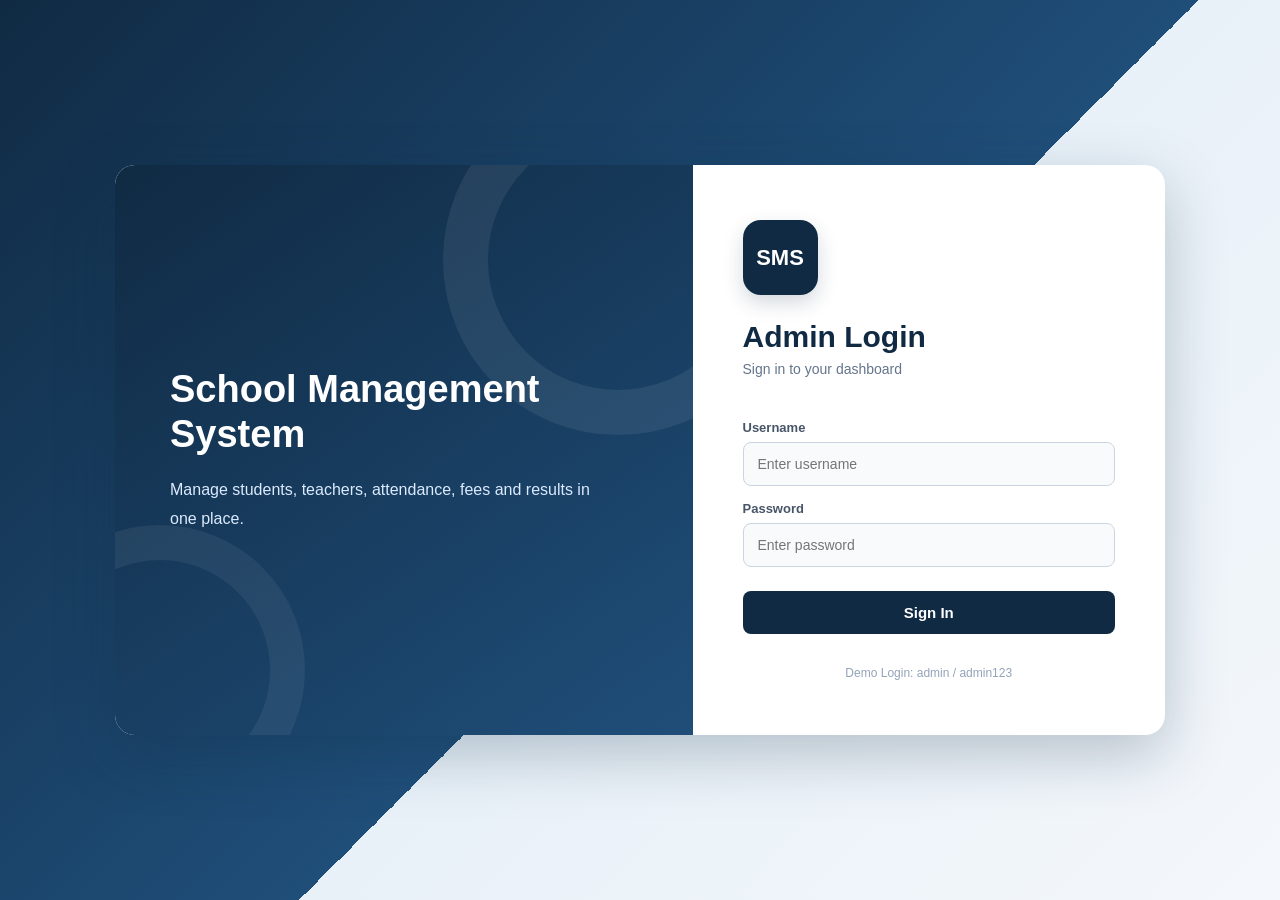
<file: index.html>
<!DOCTYPE html>
<html lang="en">
<head>
    <meta charset="UTF-8">
    <meta name="viewport" content="width=device-width, initial-scale=1.0">
    <title>School Management System - Login</title>
    <link rel="stylesheet" href="css/style.css">
</head>

<body class="login-page">

    <div class="login-container">

        <div class="login-left">
            <h1>School Management System</h1>
            <p>Manage students, teachers, attendance, fees and results in one place.</p>
        </div>

        <div class="login-box">
            <div class="school-logo">SMS</div>

            <h2>Admin Login</h2>
            <p class="login-subtitle">Sign in to your dashboard</p>

            <form id="loginForm">

                <label>Username</label>
                <input type="text" id="username" placeholder="Enter username" required>

                <label>Password</label>
                <input type="password" id="password" placeholder="Enter password" required>

                <button type="submit">Sign In</button>

                <p id="loginMessage"></p>

            </form>

            <small>Demo Login: admin / admin123</small>
        </div>

    </div>

    <script src="js/app.js"></script>
</body>
</html>
</file>
<file: css/style.css>
/* =========================================================
   SCHOOL MANAGEMENT SYSTEM - FINAL COMMON UI
   ========================================================= */

* {
    box-sizing: border-box;
    margin: 0;
    padding: 0;
    font-family: Arial, sans-serif;
}

html {
    width: 100%;
    min-height: 100%;
    overflow-x: hidden;
}

body {
    width: 100%;
    min-height: 100vh;
    background: #f4f7fb;
    color: #1f2937;
    overflow-x: hidden;
}

a {
    text-decoration: none;
}

button,
input,
select,
textarea {
    font-family: Arial, sans-serif;
    box-sizing: border-box;
}

/* =========================================================
   MAIN LAYOUT
   ========================================================= */

.layout {
    display: flex;
    width: 100%;
    min-height: 100vh;
}

/* =========================================================
   SIDEBAR
   ========================================================= */

.sidebar {
    width: 250px;
    min-width: 250px;
    background: #102a43;
    color: white;
    padding: 25px 15px;
    position: fixed;
    left: 0;
    top: 0;
    bottom: 0;
    overflow-y: auto;
    z-index: 1000;
}

.brand {
    text-align: center;
    padding: 10px 0 30px;
    border-bottom: 1px solid rgba(255,255,255,0.15);
    margin-bottom: 20px;
}

.brand h2 {
    font-size: 27px;
    margin-bottom: 5px;
}

.brand p {
    font-size: 14px;
    color: #cbd5e1;
}

.nav a {
    display: block;
    color: #dbeafe;
    padding: 13px 15px;
    margin-bottom: 6px;
    border-radius: 8px;
    font-size: 15px;
    transition: 0.2s;
}

.nav a:hover,
.nav a.active {
    background: #1f4e79;
    color: white;
}

.logout {
    width: 100%;
    border: none;
    background: #b91c1c;
    color: white;
    padding: 12px;
    border-radius: 8px;
    margin-top: 20px;
    cursor: pointer;
    font-size: 15px;
}

.logout:hover {
    background: #991b1b;
}

/* =========================================================
   MAIN CONTENT
   ========================================================= */

.main {
    margin-left: 250px;
    width: calc(100% - 250px);
    min-width: 0;
    padding: 30px;
}

.page-header {
    width: 100%;
    margin-bottom: 25px;
}

.page-header h1 {
    font-size: 28px;
    color: #102a43;
    margin-bottom: 6px;
}

.page-header p {
    color: #64748b;
    font-size: 14px;
}

/* =========================================================
   COMMON CONTENT WIDTH
   ========================================================= */

.main > .card,
.main > .table-card,
.main > .form-card,
.main > .quick-card,
.main > .search-card {
    width: 100%;
    max-width: 1200px;
    margin-left: auto;
    margin-right: auto;
}

/* =========================================================
   CARDS
   ========================================================= */

.card,
.table-card,
.form-card,
.quick-card,
.stat-card,
.small-stat {
    background: white;
    border: 1px solid #e2e8f0;
    border-radius: 12px;
    box-shadow: 0 3px 12px rgba(15, 23, 42, 0.05);
}

.card,
.table-card,
.form-card,
.quick-card {
    padding: 20px;
    margin-bottom: 20px;
}

/* =========================================================
   SECTION TITLES
   ========================================================= */

.section-title {
    font-size: 18px;
    color: #102a43;
    margin-bottom: 15px;
}

.section-subtitle {
    font-size: 14px;
    color: #64748b;
    margin-bottom: 15px;
}

/* =========================================================
   FORMS
   ========================================================= */

.form-grid {
    width: 100%;
    display: grid;
    grid-template-columns: repeat(2, minmax(0, 1fr));
    gap: 16px;
}

.form-group {
    min-width: 0;
    display: flex;
    flex-direction: column;
}

.form-group.full {
    grid-column: 1 / -1;
}

.form-group label {
    font-size: 13px;
    font-weight: 600;
    color: #475569;
    margin-bottom: 6px;
}

.form-group input,
.form-group select,
.form-group textarea,
input,
select,
textarea {
    width: 100%;
    max-width: 100%;
    padding: 11px 12px;
    border: 1px solid #cbd5e1;
    border-radius: 7px;
    background: white;
    color: #1f2937;
    font-size: 14px;
    outline: none;
}

.form-group textarea,
textarea {
    min-height: 90px;
    resize: vertical;
}

.form-group input:focus,
.form-group select:focus,
.form-group textarea:focus,
input:focus,
select:focus,
textarea:focus {
    border-color: #1f4e79;
    box-shadow: 0 0 0 2px rgba(31, 78, 121, 0.10);
}

/* =========================================================
   BUTTONS
   ========================================================= */

.btn,
button {
    border: none;
    cursor: pointer;
    border-radius: 7px;
    font-size: 14px;
    padding: 10px 16px;
    transition: 0.2s;
}

.btn-primary {
    background: #102a43;
    color: white;
}

.btn-primary:hover {
    background: #1f4e79;
}

.btn-secondary {
    background: #e2e8f0;
    color: #334155;
}

.btn-secondary:hover {
    background: #cbd5e1;
}

.btn-success {
    background: #15803d;
    color: white;
}

.btn-success:hover {
    background: #166534;
}

.btn-danger {
    background: #b91c1c;
    color: white;
}

.btn-danger:hover {
    background: #991b1b;
}

.btn-warning {
    background: #d97706;
    color: white;
}

.btn-warning:hover {
    background: #b45309;
}

.btn-small {
    padding: 7px 10px;
    font-size: 12px;
}

.button-row {
    display: flex;
    flex-wrap: wrap;
    gap: 10px;
    margin-top: 15px;
}

/* =========================================================
   SEARCH
   ========================================================= */

.search-box {
    width: 100%;
    display: flex;
    gap: 10px;
    margin-bottom: 20px;
}

.search-box input {
    flex: 1;
    min-width: 0;
}

/* =========================================================
   TABLES
   ========================================================= */

.table-container,
.table-wrapper {
    width: 100%;
    max-width: 100%;
    overflow-x: auto;
    -webkit-overflow-scrolling: touch;
}

table {
    width: 100%;
    border-collapse: collapse;
    min-width: 650px;
}

th,
td {
    padding: 11px 10px;
    text-align: left;
    border-bottom: 1px solid #e5e7eb;
    font-size: 13px;
    white-space: nowrap;
}

th {
    background: #f8fafc;
    color: #475569;
    font-weight: 600;
}

td {
    color: #334155;
}

tbody tr:hover {
    background: #f8fafc;
}

.empty {
    text-align: center;
    color: #94a3b8;
    padding: 25px;
}

/* =========================================================
   ACTION BUTTONS
   ========================================================= */

.action-buttons {
    display: flex;
    flex-wrap: wrap;
    gap: 6px;
}

.action-buttons button {
    padding: 6px 9px;
    font-size: 12px;
}

/* =========================================================
   STATS
   ========================================================= */

.stats-grid {
    display: grid;
    grid-template-columns: repeat(4, minmax(0, 1fr));
    gap: 18px;
    margin-bottom: 25px;
}

.stat-card {
    padding: 22px;
    min-width: 0;
}

.stat-card h3 {
    font-size: 14px;
    color: #64748b;
    font-weight: 600;
    margin-bottom: 12px;
}

.stat-card .number {
    font-size: 28px;
    font-weight: bold;
    color: #102a43;
}

.stat-card .small-text {
    margin-top: 6px;
    font-size: 12px;
    color: #94a3b8;
}

.small-stats {
    display: grid;
    grid-template-columns: repeat(5, minmax(0, 1fr));
    gap: 15px;
    margin-bottom: 25px;
}

.small-stat {
    padding: 18px;
    min-width: 0;
}

.small-stat h4 {
    color: #64748b;
    font-size: 13px;
    margin-bottom: 8px;
}

.small-stat strong {
    font-size: 23px;
    color: #102a43;
}

/* =========================================================
   DASHBOARD
   ========================================================= */

.dashboard-grid {
    display: grid;
    grid-template-columns: repeat(2, minmax(0, 1fr));
    gap: 20px;
    margin-bottom: 25px;
}

.quick-actions {
    display: flex;
    flex-wrap: wrap;
    gap: 10px;
}

.quick-actions a {
    background: #102a43;
    color: white;
    padding: 11px 17px;
    border-radius: 7px;
    font-size: 14px;
}

.quick-actions a:hover {
    background: #1f4e79;
}

/* =========================================================
   STATUS
   ========================================================= */

.status {
    display: inline-block;
    padding: 4px 8px;
    border-radius: 20px;
    font-size: 11px;
    font-weight: bold;
}

.present,
.paid {
    background: #dcfce7;
    color: #166534;
}

.absent,
.unpaid {
    background: #fee2e2;
    color: #991b1b;
}

.late,
.partial {
    background: #fef3c7;
    color: #92400e;
}

/* =========================================================
   MODAL
   ========================================================= */

.modal {
    position: fixed;
    inset: 0;
    background: rgba(15, 23, 42, 0.55);
    display: flex;
    align-items: center;
    justify-content: center;
    padding: 20px;
    z-index: 2000;
}

.modal-content {
    background: white;
    width: 100%;
    max-width: 700px;
    max-height: 90vh;
    overflow-y: auto;
    border-radius: 12px;
    padding: 25px;
}

.modal-header {
    display: flex;
    justify-content: space-between;
    align-items: center;
    margin-bottom: 20px;
}

.modal-close {
    background: #e2e8f0;
    color: #334155;
    font-size: 18px;
    padding: 5px 10px;
}

/* =========================================================
   ALERTS
   ========================================================= */

.message {
    padding: 11px 14px;
    border-radius: 7px;
    margin-bottom: 15px;
    font-size: 13px;
}

.message-success {
    background: #dcfce7;
    color: #166534;
}

.message-error {
    background: #fee2e2;
    color: #991b1b;
}

.message-warning {
    background: #fef3c7;
    color: #92400e;
}

/* =========================================================
   LOGIN PAGE
   ========================================================= */

.login-page {
    min-height: 100vh;
    background: linear-gradient(
        135deg,
        #102a43 0%,
        #1f4e79 55%,
        #e8f1f8 55%,
        #f4f7fb 100%
    );
    display: flex;
    align-items: center;
    justify-content: center;
    padding: 30px;
}

.login-container {
    width: 100%;
    max-width: 1050px;
    min-height: 570px;
    background: white;
    border-radius: 20px;
    overflow: hidden;
    display: grid;
    grid-template-columns: 1.1fr 0.9fr;
    box-shadow: 0 20px 60px rgba(15, 42, 67, 0.25);
}

.login-left {
    background: linear-gradient(145deg, #102a43, #1f4e79);
    color: white;
    padding: 70px 55px;
    display: flex;
    flex-direction: column;
    justify-content: center;
    position: relative;
    overflow: hidden;
}

.login-left::before {
    content: "";
    position: absolute;
    width: 260px;
    height: 260px;
    border: 45px solid rgba(255,255,255,0.07);
    border-radius: 50%;
    right: -100px;
    top: -80px;
}

.login-left::after {
    content: "";
    position: absolute;
    width: 220px;
    height: 220px;
    border: 35px solid rgba(255,255,255,0.06);
    border-radius: 50%;
    left: -100px;
    bottom: -80px;
}

.login-left h1 {
    font-size: 38px;
    line-height: 1.2;
    margin-bottom: 18px;
    position: relative;
    z-index: 1;
}

.login-left p {
    font-size: 16px;
    line-height: 1.8;
    color: #dbeafe;
    max-width: 430px;
    position: relative;
    z-index: 1;
}

.login-box {
    padding: 55px 50px;
    display: flex;
    flex-direction: column;
    justify-content: center;
}

.school-logo {
    width: 75px;
    height: 75px;
    border-radius: 18px;
    background: #102a43;
    color: white;
    display: flex;
    align-items: center;
    justify-content: center;
    font-size: 22px;
    font-weight: bold;
    margin-bottom: 25px;
    box-shadow: 0 8px 20px rgba(16, 42, 67, 0.18);
}

.login-box h2 {
    color: #102a43;
    font-size: 30px;
    margin-bottom: 7px;
}

.login-subtitle {
    color: #64748b;
    font-size: 14px;
    margin-bottom: 28px;
}

.login-box label {
    display: block;
    font-size: 13px;
    font-weight: 600;
    color: #475569;
    margin-bottom: 7px;
    margin-top: 15px;
}

.login-box input {
    width: 100%;
    padding: 13px 14px;
    border: 1px solid #cbd5e1;
    border-radius: 8px;
    font-size: 14px;
    outline: none;
    background: #f8fafc;
}

.login-box input:focus {
    background: white;
    border-color: #1f4e79;
    box-shadow: 0 0 0 3px rgba(31, 78, 121, 0.10);
}

.login-box button {
    width: 100%;
    margin-top: 24px;
    padding: 13px;
    background: #102a43;
    color: white;
    border: none;
    border-radius: 8px;
    font-size: 15px;
    font-weight: 600;
    cursor: pointer;
}

.login-box button:hover {
    background: #1f4e79;
    transform: translateY(-1px);
}

.login-box small {
    display: block;
    text-align: center;
    color: #94a3b8;
    font-size: 12px;
    margin-top: 20px;
}

#loginMessage {
    text-align: center;
    margin-top: 12px;
    font-size: 13px;
}

#loginMessage.error {
    color: #b91c1c;
}

#loginMessage.success {
    color: #15803d;
}

/* =========================================================
   RESPONSIVE - TABLET
   ========================================================= */

@media (max-width: 1100px) {

    .stats-grid {
        grid-template-columns: repeat(2, minmax(0, 1fr));
    }

    .small-stats {
        grid-template-columns: repeat(3, minmax(0, 1fr));
    }
}

/* =========================================================
   RESPONSIVE - SMALL DESKTOP / TABLET
   ========================================================= */

@media (max-width: 900px) {

    .dashboard-grid {
        grid-template-columns: 1fr;
    }

    .form-grid {
        grid-template-columns: 1fr;
    }

    .form-group.full {
        grid-column: auto;
    }
}

/* =========================================================
   RESPONSIVE - MOBILE NAVIGATION
   ========================================================= */

@media (max-width: 750px) {

    .sidebar {
        width: 210px;
        min-width: 210px;
    }

    .main {
        margin-left: 210px;
        width: calc(100% - 210px);
        padding: 20px;
    }

    .small-stats {
        grid-template-columns: repeat(2, minmax(0, 1fr));
    }
}

/* =========================================================
   RESPONSIVE - PHONE
   ========================================================= */

@media (max-width: 600px) {

    .layout {
        display: block;
    }

    .sidebar {
        position: relative;
        width: 100%;
        min-width: 100%;
        min-height: auto;
        max-height: none;
    }

    .main {
        margin-left: 0;
        width: 100%;
        padding: 15px;
    }

    .stats-grid {
        grid-template-columns: 1fr;
    }

    .small-stats {
        grid-template-columns: 1fr;
    }

    .search-box {
        flex-direction: column;
    }

    .button-row {
        flex-direction: column;
    }

    .button-row .btn,
    .button-row button {
        width: 100%;
    }

    .page-header h1 {
        font-size: 24px;
    }

    .card,
    .table-card,
    .form-card,
    .quick-card {
        padding: 16px;
    }

    .table-container {
        overflow-x: auto;
    }
}

/* =========================================================
   LOGIN RESPONSIVE
   ========================================================= */

@media (max-width: 800px) {

    .login-page {
        padding: 20px;
        background: #f4f7fb;
    }

    .login-container {
        grid-template-columns: 1fr;
        max-width: 500px;
        min-height: auto;
    }

    .login-left {
        padding: 40px 30px;
        text-align: center;
        min-height: 240px;
    }

    .login-left h1 {
        font-size: 28px;
    }

    .login-left p {
        font-size: 14px;
        margin: 0 auto;
    }

    .login-box {
        padding: 40px 30px;
    }

    .school-logo {
        margin-left: auto;
        margin-right: auto;
    }

    .login-box h2,
    .login-subtitle {
        text-align: center;
    }
}

@media (max-width: 450px) {

    .login-page {
        padding: 12px;
    }

    .login-left {
        padding: 30px 20px;
    }

    .login-left h1 {
        font-size: 24px;
    }

    .login-box {
        padding: 30px 22px;
    }
}
/* =========================================
   FINAL MOBILE RESPONSIVE
   ========================================= */

@media (max-width: 768px) {

    html,
    body {
        width: 100%;
        max-width: 100%;
        overflow-x: hidden;
    }

    /* Sidebar */
    .sidebar {
        position: relative !important;
        width: 100% !important;
        height: auto !important;
        min-height: auto !important;
        padding: 18px 15px !important;
        box-sizing: border-box !important;
    }

    .sidebar .brand {
        text-align: center;
        margin-bottom: 15px;
    }

    .sidebar .brand h2 {
        font-size: 24px !important;
    }

    .sidebar .brand p {
        font-size: 13px !important;
    }

    .sidebar .nav {
        display: flex !important;
        flex-wrap: wrap !important;
        justify-content: center !important;
        gap: 6px !important;
    }

    .sidebar .nav a {
        display: inline-block !important;
        width: auto !important;
        padding: 9px 11px !important;
        font-size: 13px !important;
        text-align: center !important;
        box-sizing: border-box !important;
    }

    .sidebar .logout {
        display: block !important;
        width: 100% !important;
        margin-top: 12px !important;
        padding: 10px !important;
    }

    /* Main content */
    .main,
    .main-content {
        width: 100% !important;
        max-width: 100% !important;
        margin-left: 0 !important;
        padding: 15px !important;
        box-sizing: border-box !important;
    }

    /* Headers */
    .page-header h1,
    .main h1 {
        font-size: 24px !important;
        line-height: 1.3;
    }

    .page-header p {
        font-size: 13px !important;
    }

    /* Cards */
    .card,
    .form-card,
    .search-card,
    .table-card,
    .quick-card,
    .result-section,
    .results-section {
        width: 100% !important;
        max-width: 100% !important;
        box-sizing: border-box !important;
        margin-left: 0 !important;
        margin-right: 0 !important;
    }

    /* Forms */
    .form-grid {
        grid-template-columns: 1fr !important;
        width: 100% !important;
    }

    .form-grid input,
    .form-grid select,
    .form-grid textarea,
    input,
    select,
    textarea {
        width: 100% !important;
        max-width: 100% !important;
        box-sizing: border-box !important;
    }

    /* Buttons */
    button,
    .btn,
    .action-btn {
        max-width: 100%;
        box-sizing: border-box;
    }

    /* Tables */
    .table-container,
    .table-wrapper {
        width: 100% !important;
        max-width: 100% !important;
        overflow-x: auto !important;
        box-sizing: border-box !important;
    }

    table {
        min-width: 650px;
    }

    /* Stats */
    .stats-grid,
    .dashboard-stats {
        grid-template-columns: 1fr 1fr !important;
        width: 100% !important;
    }

    /* Search areas */
    .search-card {
        overflow: hidden;
    }

    /* Modals */
    .modal-box {
        width: calc(100% - 30px) !important;
        max-width: 500px !important;
        margin: 15px auto !important;
        box-sizing: border-box !important;
    }
}


/* Very small phones */
@media (max-width: 480px) {

    .sidebar .nav {
        display: grid !important;
        grid-template-columns: 1fr 1fr !important;
        gap: 6px !important;
    }

    .sidebar .nav a {
        width: 100% !important;
        font-size: 12px !important;
        padding: 9px 5px !important;
    }

    .main,
    .main-content {
        padding: 12px !important;
    }

    .page-header h1,
    .main h1 {
        font-size: 21px !important;
    }

    .stats-grid,
    .dashboard-stats {
        grid-template-columns: 1fr !important;
    }

    button,
    .btn {
        width: 100%;
    }
}
/* FINAL SIDEBAR FIX FOR ALL PAGES */

.sidebar .nav a {
    font-family: Arial, sans-serif !important;
    font-size: 15px !important;
    color: #dbeafe !important;
    text-decoration: none !important;
    background: transparent !important;
}

.sidebar .nav a:hover {
    color: #ffffff !important;
    background: #1f4e79 !important;
}

.sidebar .nav a.active {
    color: #ffffff !important;
    background: #1f4e79 !important;
}

.sidebar .logout {
    font-family: Arial, sans-serif !important;
    font-size: 15px !important;
    color: #ffffff !important;
}
/* =========================================
   FINAL CONSISTENT UI - ALL PAGES
   ========================================= */

/* Main page layout */
.main,
.main-content {
    box-sizing: border-box;
}

/* Page headers */
.page-header {
    margin-bottom: 22px;
}

.page-header h1 {
    margin-bottom: 6px;
}

.page-header p {
    margin-top: 0;
}

/* Common cards */
.card,
.form-card,
.search-card,
.table-card,
.result-section,
.results-section,
.quick-card {
    box-sizing: border-box;
}

/* Common buttons */
button,
.btn,
.action-btn {
    border-radius: 8px;
    cursor: pointer;
    transition: 0.2s ease;
}

button:hover,
.btn:hover,
.action-btn:hover {
    transform: translateY(-1px);
}

/* Common form spacing */
input,
select,
textarea {
    box-sizing: border-box;
}

label {
    display: block;
    margin-bottom: 6px;
}

/* Tables */
table {
    width: 100%;
    border-collapse: collapse;
}

th,
td {
    vertical-align: middle;
}

.table-container,
.table-wrapper {
    overflow-x: auto;
    width: 100%;
}

/* Search areas */
.search-card {
    box-sizing: border-box;
    margin-bottom: 20px;
}

/* Form cards */
.form-card {
    margin-bottom: 20px;
}

/* Consistent section spacing */
.card,
.form-card,
.search-card,
.table-card,
.result-section,
.results-section {
    margin-bottom: 20px;
}

/* =========================================
   TABLET
   ========================================= */

@media (max-width: 1000px) {

    .main,
    .main-content {
        width: calc(100% - 220px);
        margin-left: 220px;
    }

    .sidebar {
        width: 220px;
    }
}

/* =========================================
   MOBILE
   ========================================= */

@media (max-width: 768px) {

    html,
    body {
        width: 100%;
        max-width: 100%;
        overflow-x: hidden;
    }

    /* Sidebar */
    .sidebar {
        position: relative !important;
        width: 100% !important;
        height: auto !important;
        min-height: auto !important;
        padding: 18px 15px !important;
        box-sizing: border-box !important;
    }

    .sidebar .brand {
        text-align: center;
        margin-bottom: 15px;
    }

    .sidebar .brand h2 {
        font-size: 24px !important;
    }

    .sidebar .brand p {
        font-size: 13px !important;
    }

    /* Navigation */
    .sidebar .nav {
        display: flex !important;
        flex-wrap: wrap !important;
        justify-content: center !important;
        gap: 6px !important;
    }

    .sidebar .nav a {
        display: inline-block !important;
        width: auto !important;
        padding: 9px 11px !important;
        font-size: 13px !important;
        text-align: center !important;
        box-sizing: border-box !important;
    }

    /* Logout */
    .sidebar .logout {
        display: block !important;
        width: 100% !important;
        margin-top: 12px !important;
        padding: 10px !important;
    }

    /* Main content */
    .main,
    .main-content {
        width: 100% !important;
        max-width: 100% !important;
        margin-left: 0 !important;
        padding: 15px !important;
        box-sizing: border-box !important;
    }

    /* Headings */
    .page-header h1,
    .main h1 {
        font-size: 24px !important;
        line-height: 1.3;
    }

    .page-header p {
        font-size: 13px !important;
    }

    /* Cards */
    .card,
    .form-card,
    .search-card,
    .table-card,
    .quick-card,
    .result-section,
    .results-section {
        width: 100% !important;
        max-width: 100% !important;
        box-sizing: border-box !important;
        margin-left: 0 !important;
        margin-right: 0 !important;
    }

    /* Forms */
    .form-grid {
        grid-template-columns: 1fr !important;
        width: 100% !important;
    }

    .form-grid input,
    .form-grid select,
    .form-grid textarea,
    input,
    select,
    textarea {
        width: 100% !important;
        max-width: 100% !important;
        box-sizing: border-box !important;
    }

    /* Buttons */
    button,
    .btn,
    .action-btn {
        max-width: 100%;
        box-sizing: border-box;
    }

    /* Tables */
    .table-container,
    .table-wrapper {
        width: 100% !important;
        max-width: 100% !important;
        overflow-x: auto !important;
        box-sizing: border-box !important;
    }

    table {
        min-width: 650px;
    }

    /* Dashboard stats */
    .stats-grid,
    .dashboard-stats {
        grid-template-columns: 1fr 1fr !important;
        width: 100% !important;
    }

    /* Modal */
    .modal-box {
        width: calc(100% - 30px) !important;
        max-width: 500px !important;
        margin: 15px auto !important;
        box-sizing: border-box !important;
    }
}

/* =========================================
   SMALL MOBILE
   ========================================= */

@media (max-width: 480px) {

    .sidebar .nav {
        display: grid !important;
        grid-template-columns: 1fr 1fr !important;
        gap: 6px !important;
    }

    .sidebar .nav a {
        width: 100% !important;
        font-size: 12px !important;
        padding: 9px 5px !important;
    }

    .main,
    .main-content {
        padding: 12px !important;
    }

    .page-header h1,
    .main h1 {
        font-size: 21px !important;
    }

    .stats-grid,
    .dashboard-stats {
        grid-template-columns: 1fr !important;
    }

    button,
    .btn {
        width: 100%;
    }
}
</file>
